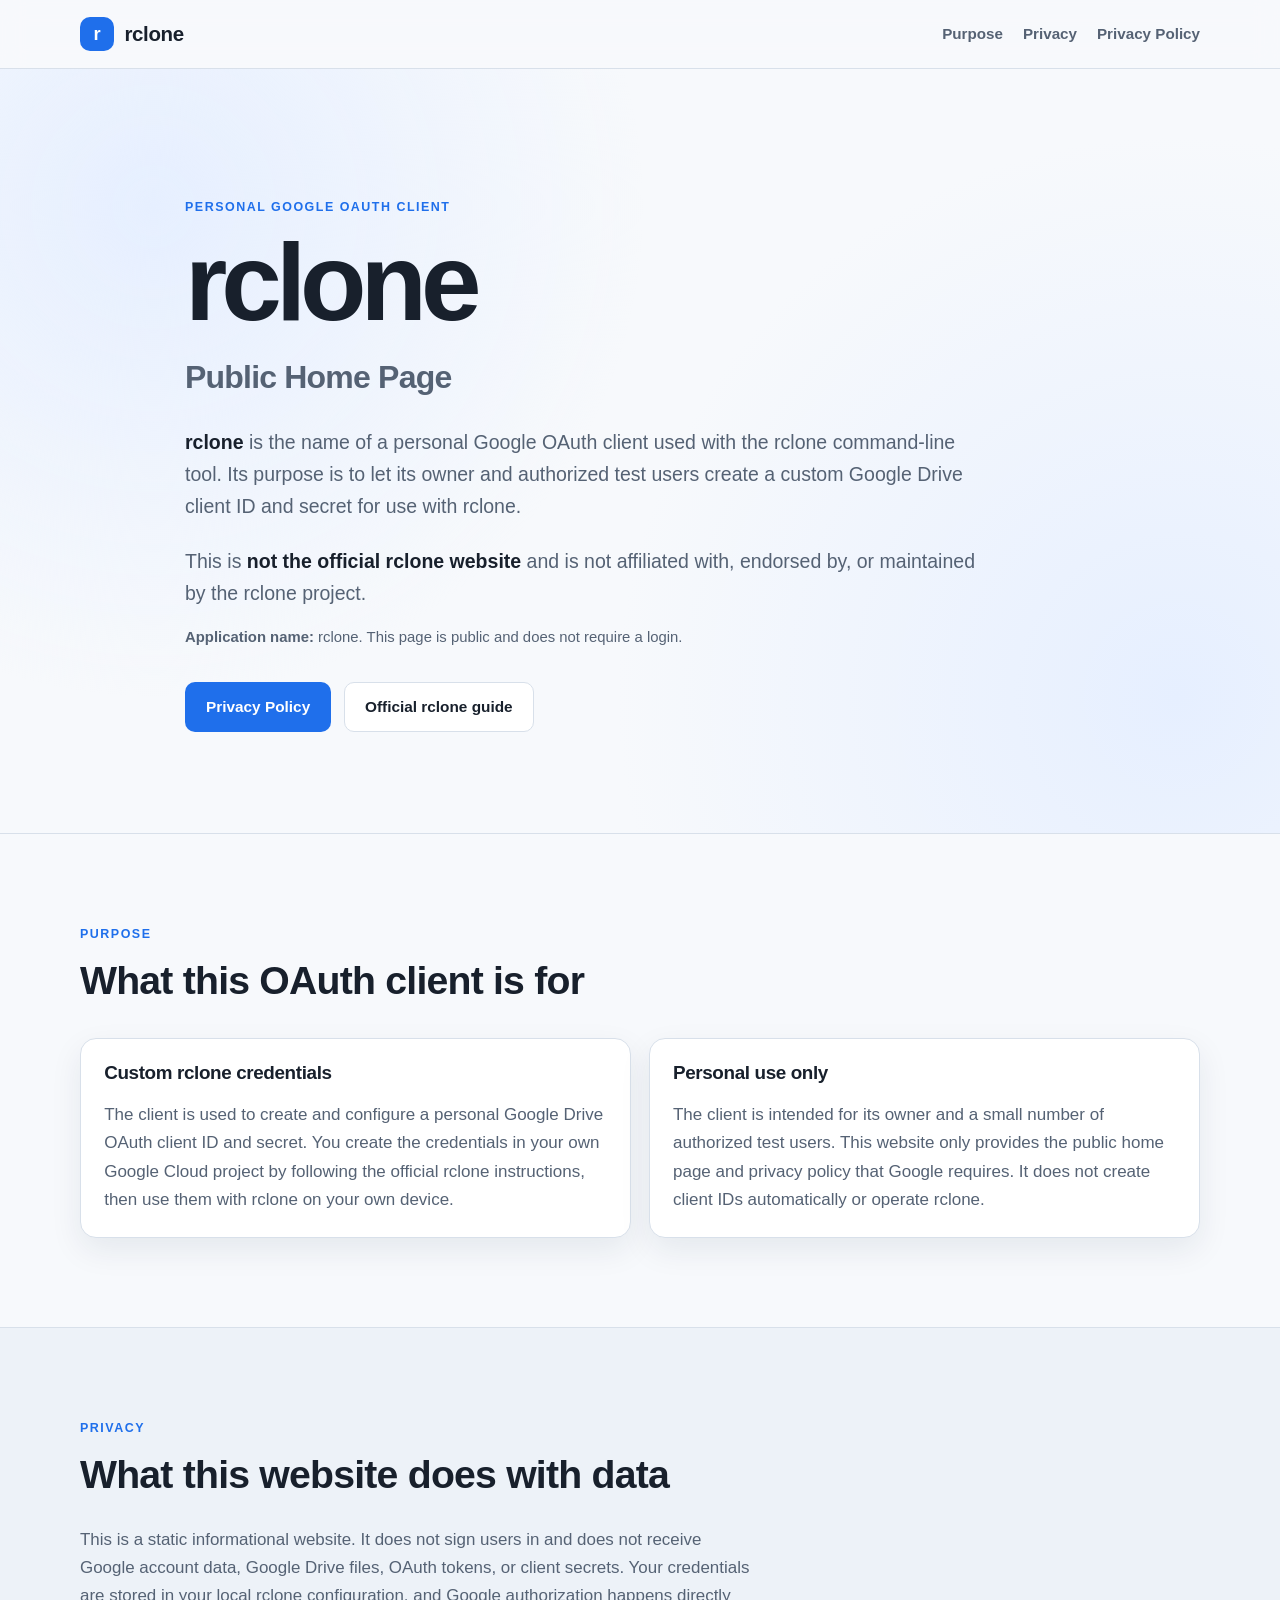
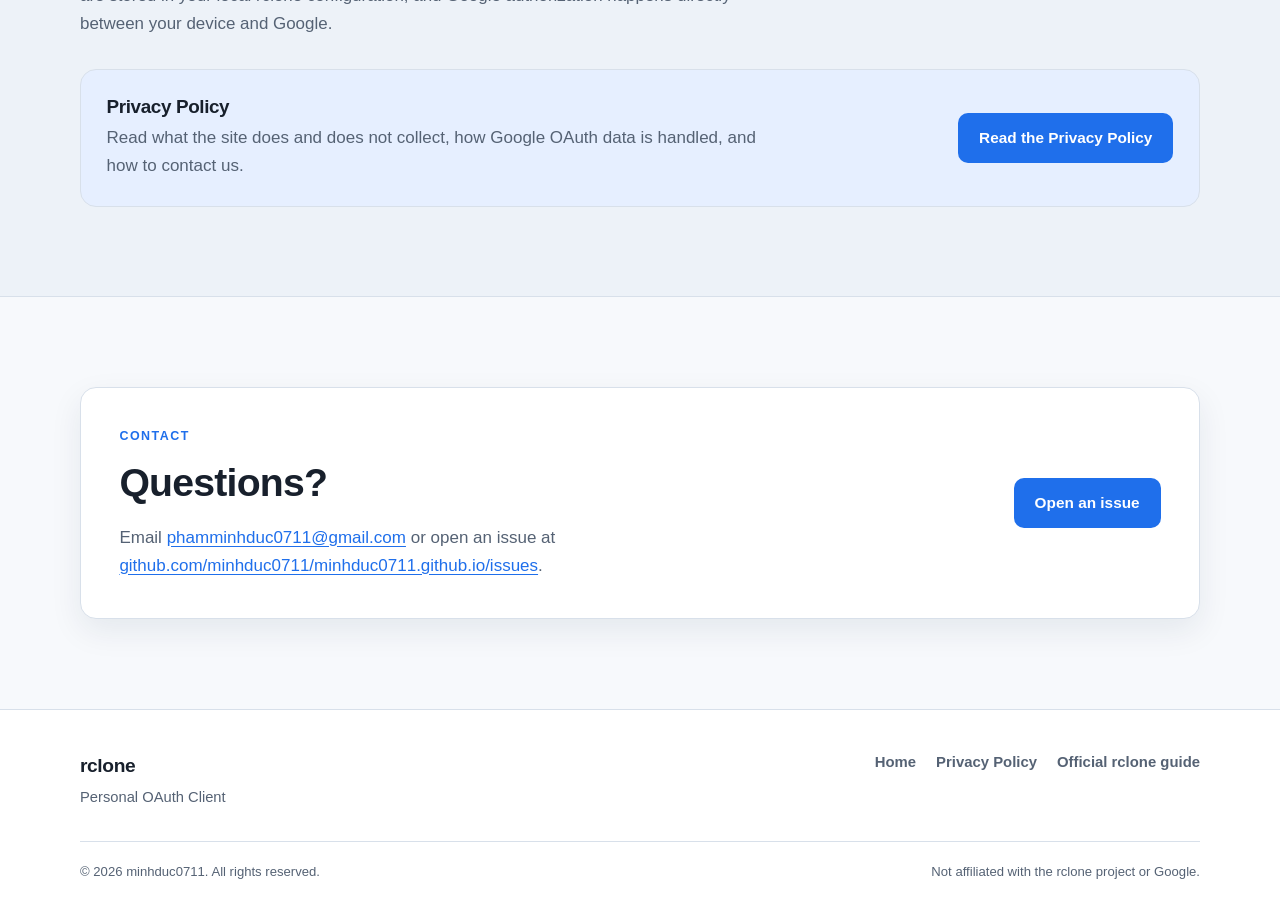
<file: index.html>
<!DOCTYPE html>
<html lang="en">
<head>
  <meta charset="utf-8">
  <meta name="viewport" content="width=device-width, initial-scale=1">
  <title>rclone</title>
  <link rel="canonical" href="https://minhduc0711.github.io/rclone/">
  <meta http-equiv="refresh" content="0; url=/rclone/">
  <script>window.location.replace('/rclone/');</script>

  <!-- Google Search Console ownership verification for the root URL prefix -->
  <meta name="google-site-verification" content="I-WIkCr7cKC2m_Wk3VM78lOtq0qFQPJCV_igrgHPQXw">

  <style>
    body {
      margin: 0;
      min-height: 100vh;
      display: grid;
      place-items: center;
      background: #f7f9fc;
      color: #18202c;
      font-family: -apple-system, BlinkMacSystemFont, "Segoe UI", Roboto, Helvetica, Arial, sans-serif;
      line-height: 1.6;
      text-align: center;
    }

    a {
      color: #1f6feb;
    }
  </style>
</head>
<body>
  <main>
    <h1>rclone</h1>
    <p>Personal OAuth client setup for rclone. This is not the official rclone website.</p>
    <p>Redirecting to <a href="/rclone/">minhduc0711.github.io/rclone/</a>…</p>
  </main>
</body>
</html>
</file>
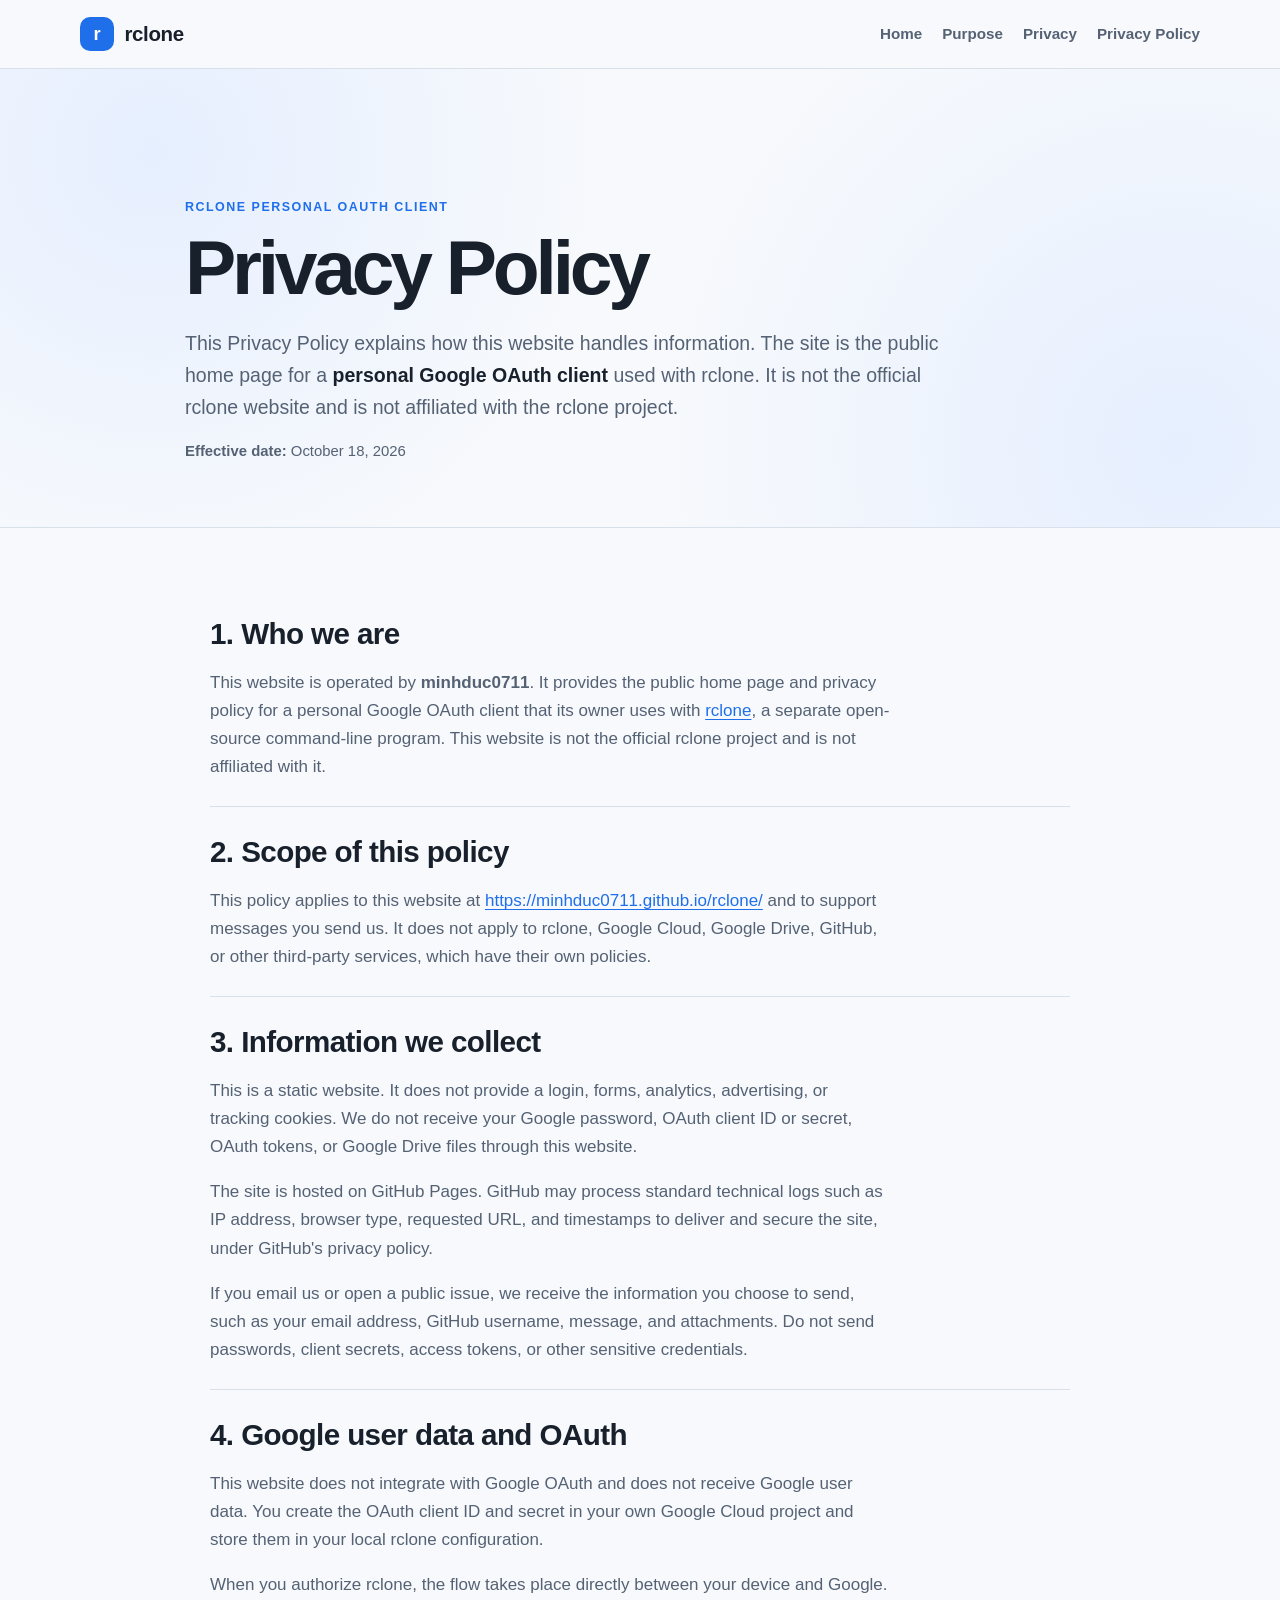
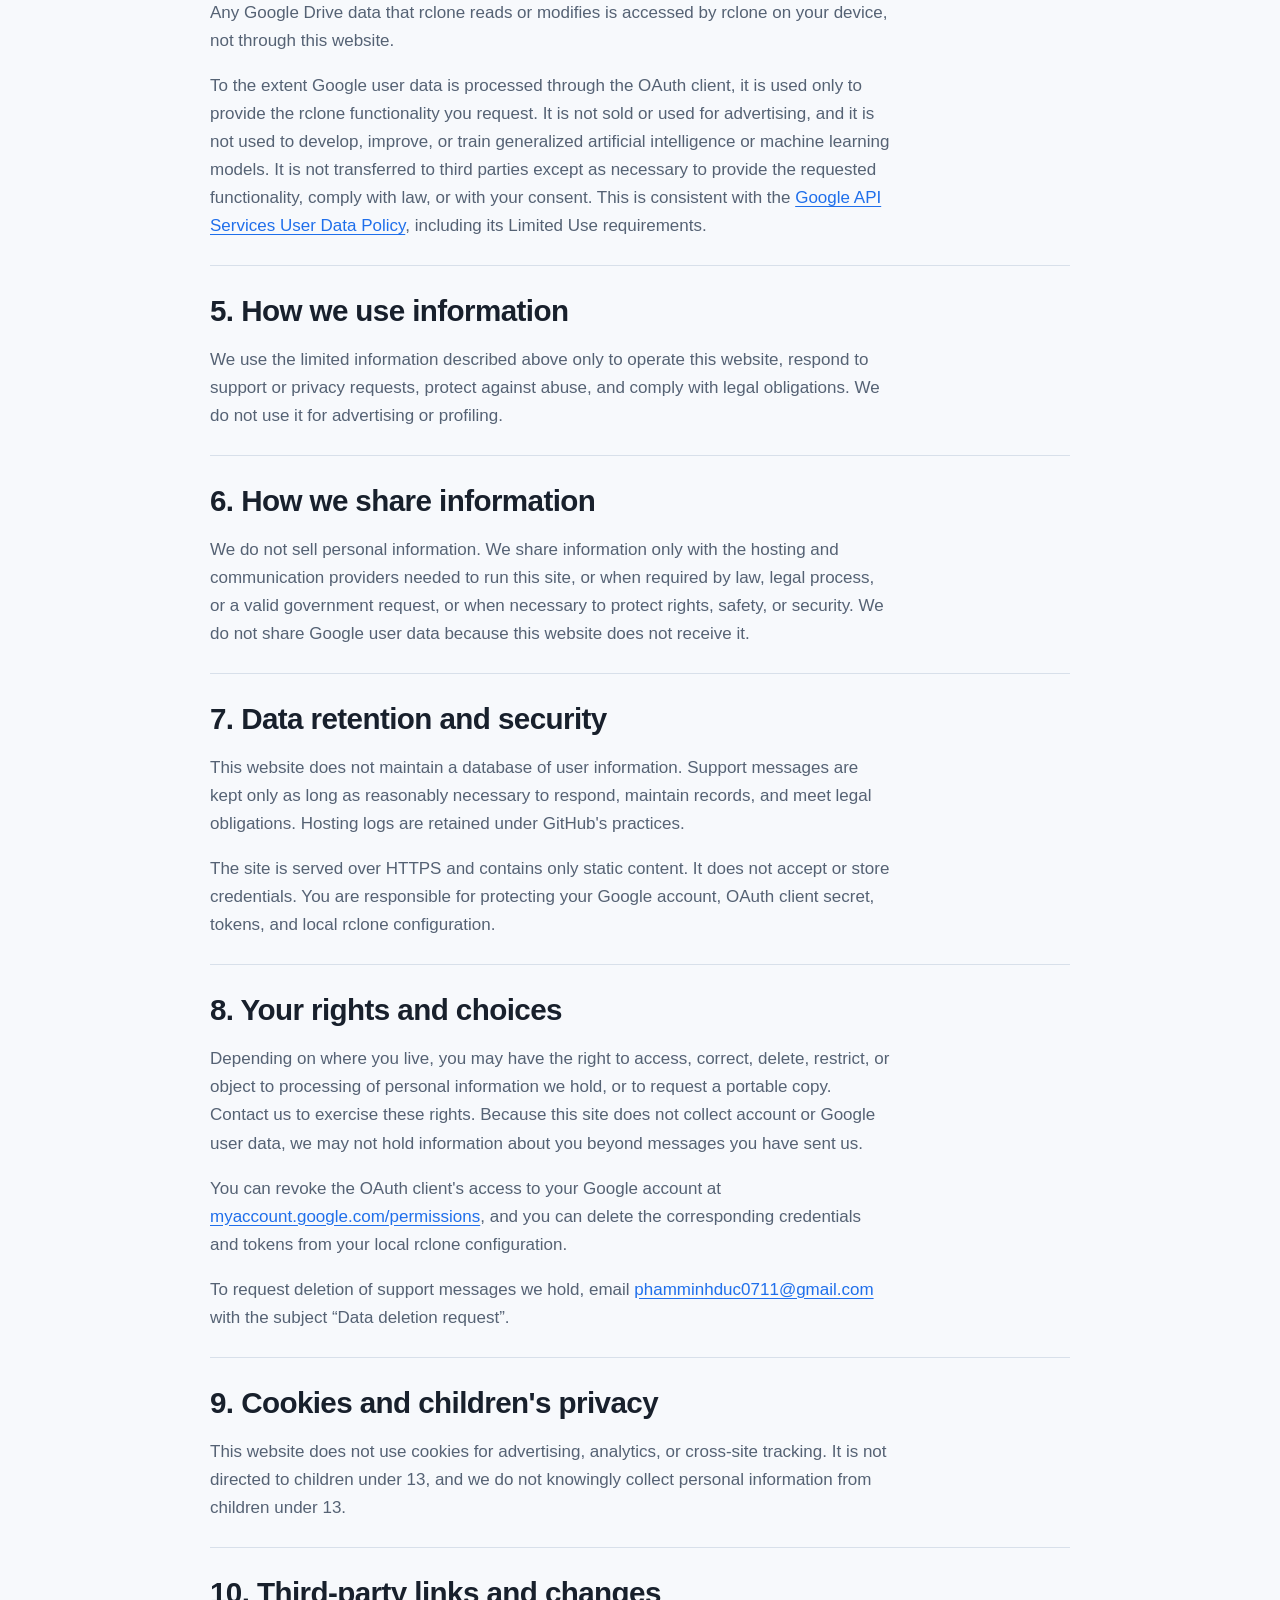
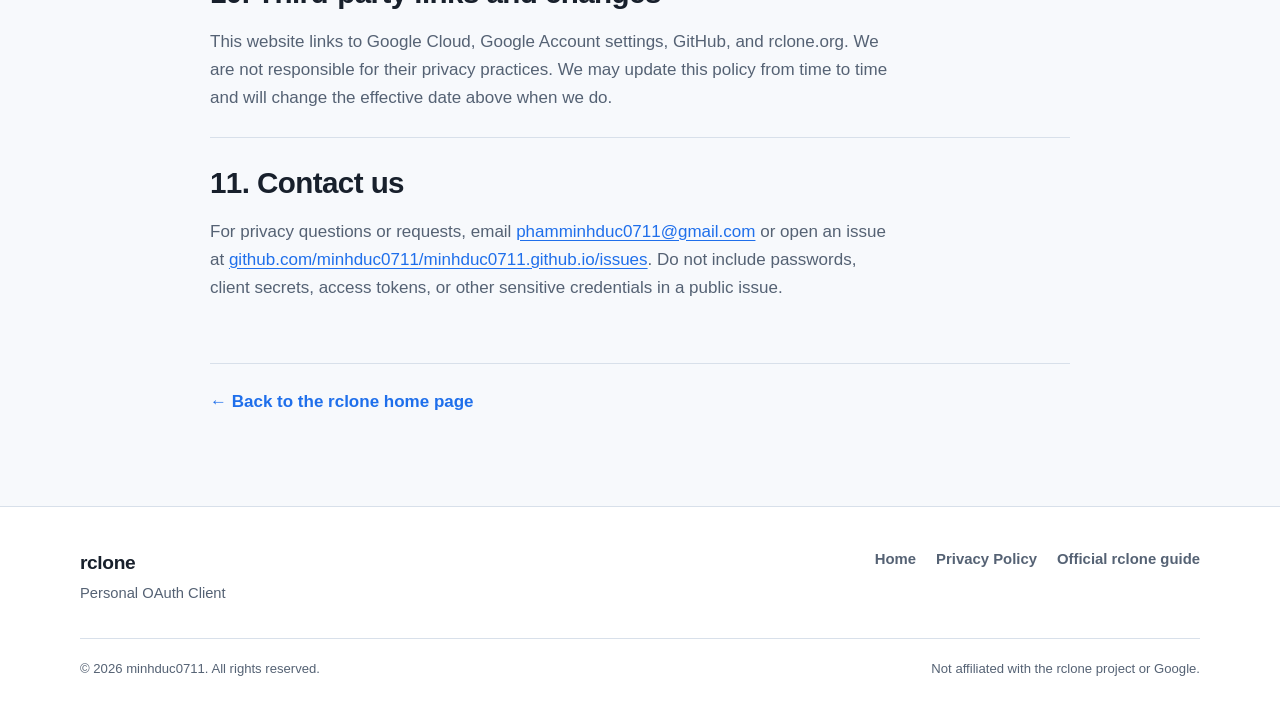
<file: privacy/index.html>
<!DOCTYPE html>
<html lang="en">
<head>
  <meta charset="utf-8">
  <meta name="viewport" content="width=device-width, initial-scale=1">
  <title>Privacy Policy — rclone</title>
  <link rel="canonical" href="https://minhduc0711.github.io/rclone/privacy/">
  <meta http-equiv="refresh" content="0; url=/rclone/privacy/">
  <script>window.location.replace('/rclone/privacy/');</script>
  <style>
    body {
      margin: 0;
      min-height: 100vh;
      display: grid;
      place-items: center;
      background: #f7f9fc;
      color: #18202c;
      font-family: -apple-system, BlinkMacSystemFont, "Segoe UI", Roboto, Helvetica, Arial, sans-serif;
      line-height: 1.6;
      text-align: center;
    }

    a {
      color: #1f6feb;
    }
  </style>
</head>
<body>
  <main>
    <h1>Privacy Policy</h1>
    <p>Privacy Policy for the personal rclone OAuth client setup site. This is not the official rclone website.</p>
    <p>Redirecting to <a href="/rclone/privacy/">minhduc0711.github.io/rclone/privacy/</a>…</p>
  </main>
</body>
</html>
</file>
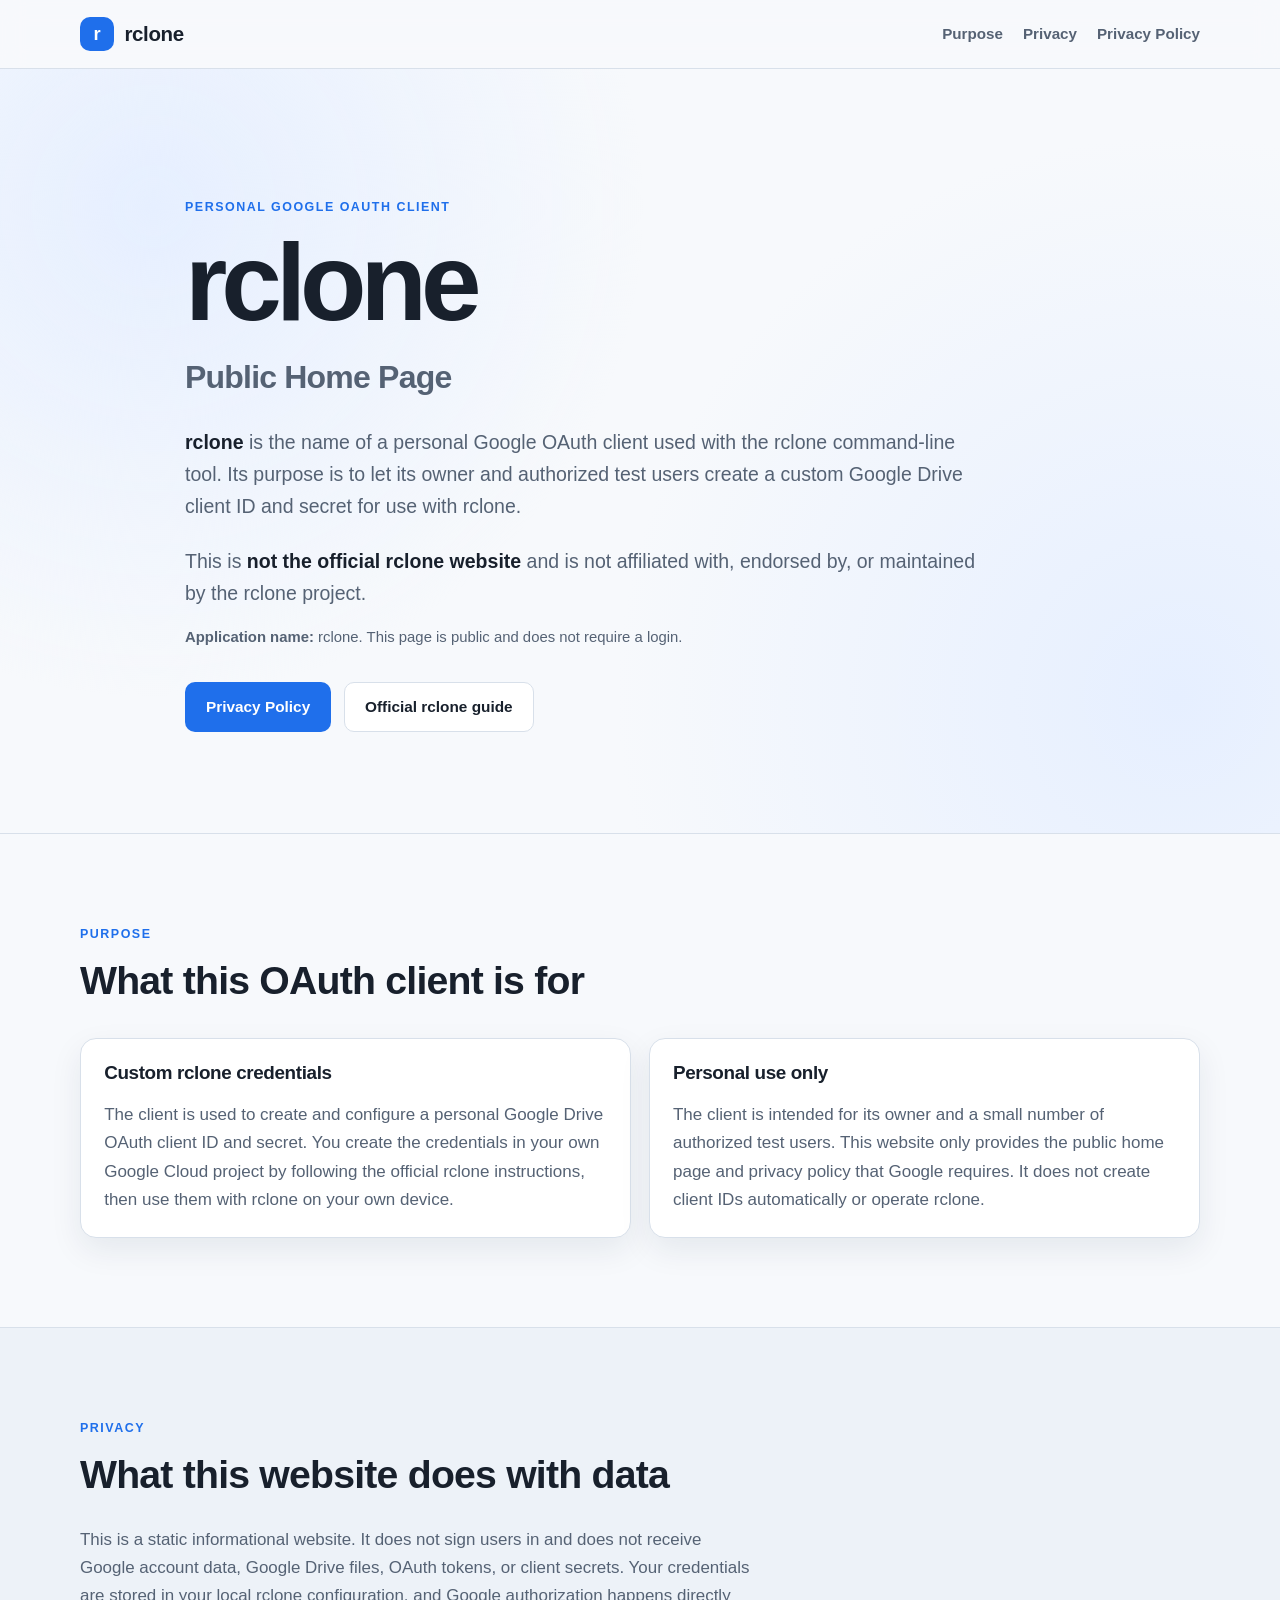
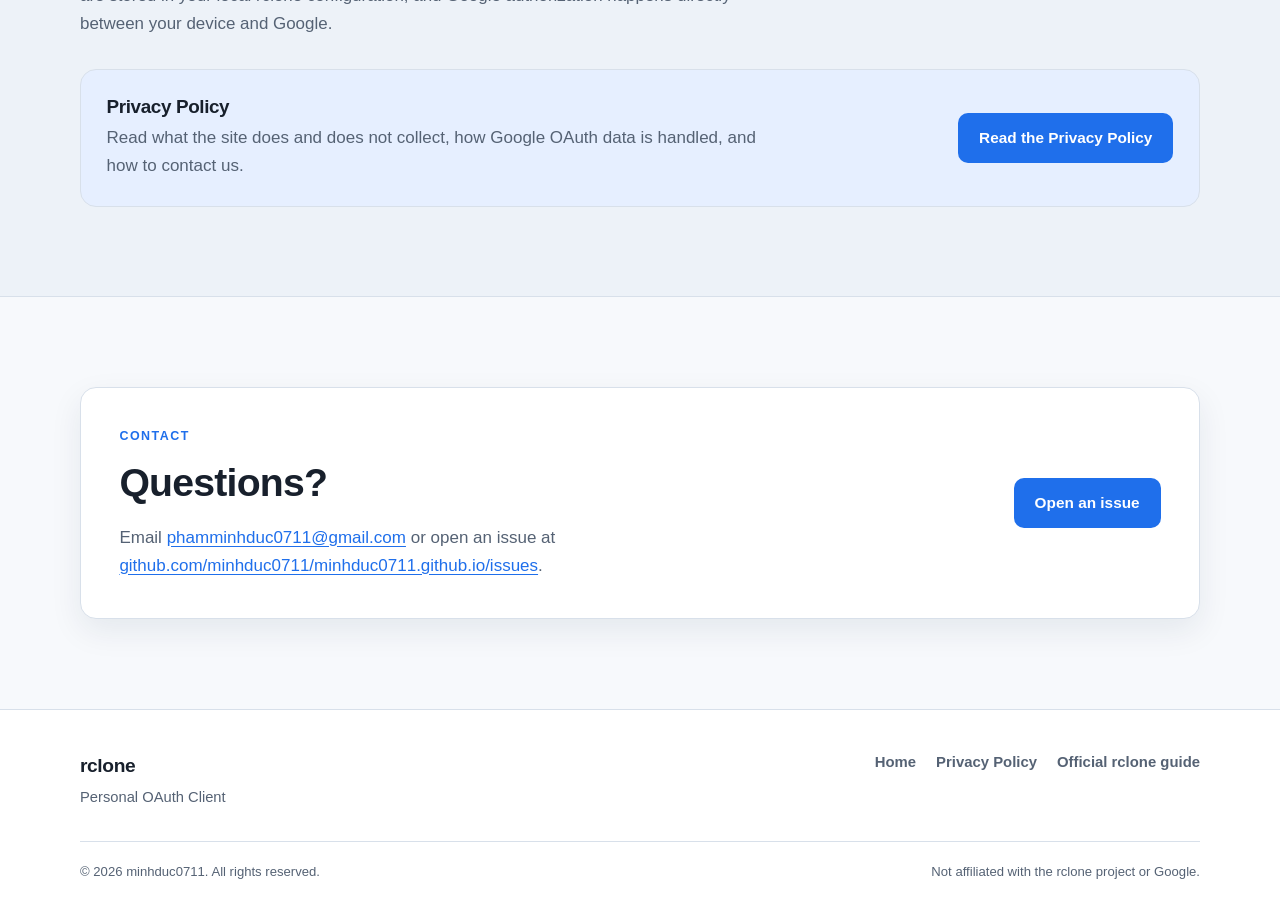
<file: rclone/index.html>
<!DOCTYPE html>
<html lang="en">
<head>
  <meta charset="utf-8">
  <meta name="viewport" content="width=device-width, initial-scale=1">
  <title>rclone — Personal OAuth Client</title>
  <meta name="description" content="Public home page for a personal Google OAuth client used with rclone. This site is not the official rclone website and is not affiliated with the rclone project.">
  <meta name="application-name" content="rclone">
  <link rel="canonical" href="https://minhduc0711.github.io/rclone/">
  <link rel="stylesheet" href="/rclone/assets/styles.css">

  <!-- Google Search Console ownership verification for https://minhduc0711.github.io/rclone/ -->
  <meta name="google-site-verification" content="I-WIkCr7cKC2m_Wk3VM78lOtq0qFQPJCV_igrgHPQXw">

  <meta property="og:type" content="website">
  <meta property="og:title" content="rclone — Personal OAuth Client">
  <meta property="og:description" content="Public home page for a personal Google OAuth client used with rclone.">
  <meta property="og:url" content="https://minhduc0711.github.io/rclone/">
  <meta name="twitter:card" content="summary">
</head>
<body>
  <a class="skip-link" href="#main">Skip to main content</a>

  <header class="site-header">
    <div class="wrap header-inner">
      <a class="brand" href="/rclone/" aria-label="rclone OAuth client home">
        <span class="brand-mark" aria-hidden="true">r</span>
        <span class="brand-name">rclone</span>
      </a>
      <nav class="site-nav" aria-label="Primary navigation">
        <a href="#purpose">Purpose</a>
        <a href="#privacy">Privacy</a>
        <a href="/rclone/privacy/">Privacy Policy</a>
      </nav>
    </div>
  </header>

  <main id="main">
    <section class="hero">
      <div class="wrap hero-inner">
        <p class="eyebrow">Personal Google OAuth client</p>
        <h1><span class="hero-name">rclone</span></h1>
        <p class="hero-sub">Public Home Page</p>
        <p class="hero-lead">
          <strong>rclone</strong> is the name of a personal Google OAuth client used
          with the rclone command-line tool. Its purpose is to let its owner and
          authorized test users create a custom Google Drive client ID and secret for
          use with rclone.
        </p>
        <p class="hero-lead">
          This is <strong>not the official rclone website</strong> and is not
          affiliated with, endorsed by, or maintained by the rclone project.
        </p>
        <p class="hero-note">
          <strong>Application name:</strong> rclone. This page is public and does not
          require a login.
        </p>
        <div class="hero-actions">
          <a class="button button-primary" href="/rclone/privacy/">Privacy Policy</a>
          <a class="button button-secondary" href="https://rclone.org/drive/#making-your-own-client-id" rel="noopener">Official rclone guide</a>
        </div>
      </div>
    </section>

    <section class="section" id="purpose">
      <div class="wrap">
        <div class="section-heading">
          <p class="eyebrow">Purpose</p>
          <h2>What this OAuth client is for</h2>
        </div>
        <div class="grid grid-2">
          <div class="card">
            <h3>Custom rclone credentials</h3>
            <p>
              The client is used to create and configure a personal Google Drive OAuth
              client ID and secret. You create the credentials in your own Google Cloud
              project by following the official rclone instructions, then use them with
              rclone on your own device.
            </p>
          </div>
          <div class="card">
            <h3>Personal use only</h3>
            <p>
              The client is intended for its owner and a small number of authorized
              test users. This website only provides the public home page and privacy
              policy that Google requires. It does not create client IDs automatically
              or operate rclone.
            </p>
          </div>
        </div>
      </div>
    </section>

    <section class="section section-alt" id="privacy">
      <div class="wrap">
        <div class="section-heading">
          <p class="eyebrow">Privacy</p>
          <h2>What this website does with data</h2>
        </div>
        <p class="section-intro">
          This is a static informational website. It does not sign users in and does
          not receive Google account data, Google Drive files, OAuth tokens, or client
          secrets. Your credentials are stored in your local rclone configuration, and
          Google authorization happens directly between your device and Google.
        </p>
        <div class="policy-link-panel">
          <div>
            <h3>Privacy Policy</h3>
            <p>
              Read what the site does and does not collect, how Google OAuth data is
              handled, and how to contact us.
            </p>
          </div>
          <a class="button button-primary" href="/rclone/privacy/">Read the Privacy Policy</a>
        </div>
      </div>
    </section>

    <section class="section" id="contact">
      <div class="wrap contact-panel">
        <div>
          <p class="eyebrow">Contact</p>
          <h2>Questions?</h2>
          <p>
            Email
            <a href="mailto:phamminhduc0711@gmail.com">phamminhduc0711@gmail.com</a>
            or open an issue at
            <a href="https://github.com/minhduc0711/minhduc0711.github.io/issues" rel="noopener">github.com/minhduc0711/minhduc0711.github.io/issues</a>.
          </p>
        </div>
        <a class="button button-primary" href="https://github.com/minhduc0711/minhduc0711.github.io/issues" rel="noopener">Open an issue</a>
      </div>
    </section>
  </main>

  <footer class="site-footer">
    <div class="wrap footer-inner">
      <div>
        <p class="footer-brand">rclone</p>
        <p class="footer-copy">Personal OAuth Client</p>
      </div>
      <nav class="footer-nav" aria-label="Footer navigation">
        <a href="/rclone/">Home</a>
        <a href="/rclone/privacy/">Privacy Policy</a>
        <a href="https://rclone.org/drive/#making-your-own-client-id" rel="noopener">Official rclone guide</a>
      </nav>
    </div>
    <div class="wrap footer-bottom">
      <p>&copy; <span id="year">2026</span> minhduc0711. All rights reserved.</p>
      <p class="footer-note">Not affiliated with the rclone project or Google.</p>
    </div>
  </footer>

  <script>
    document.getElementById('year').textContent = new Date().getFullYear();
  </script>
</body>
</html>
</file>
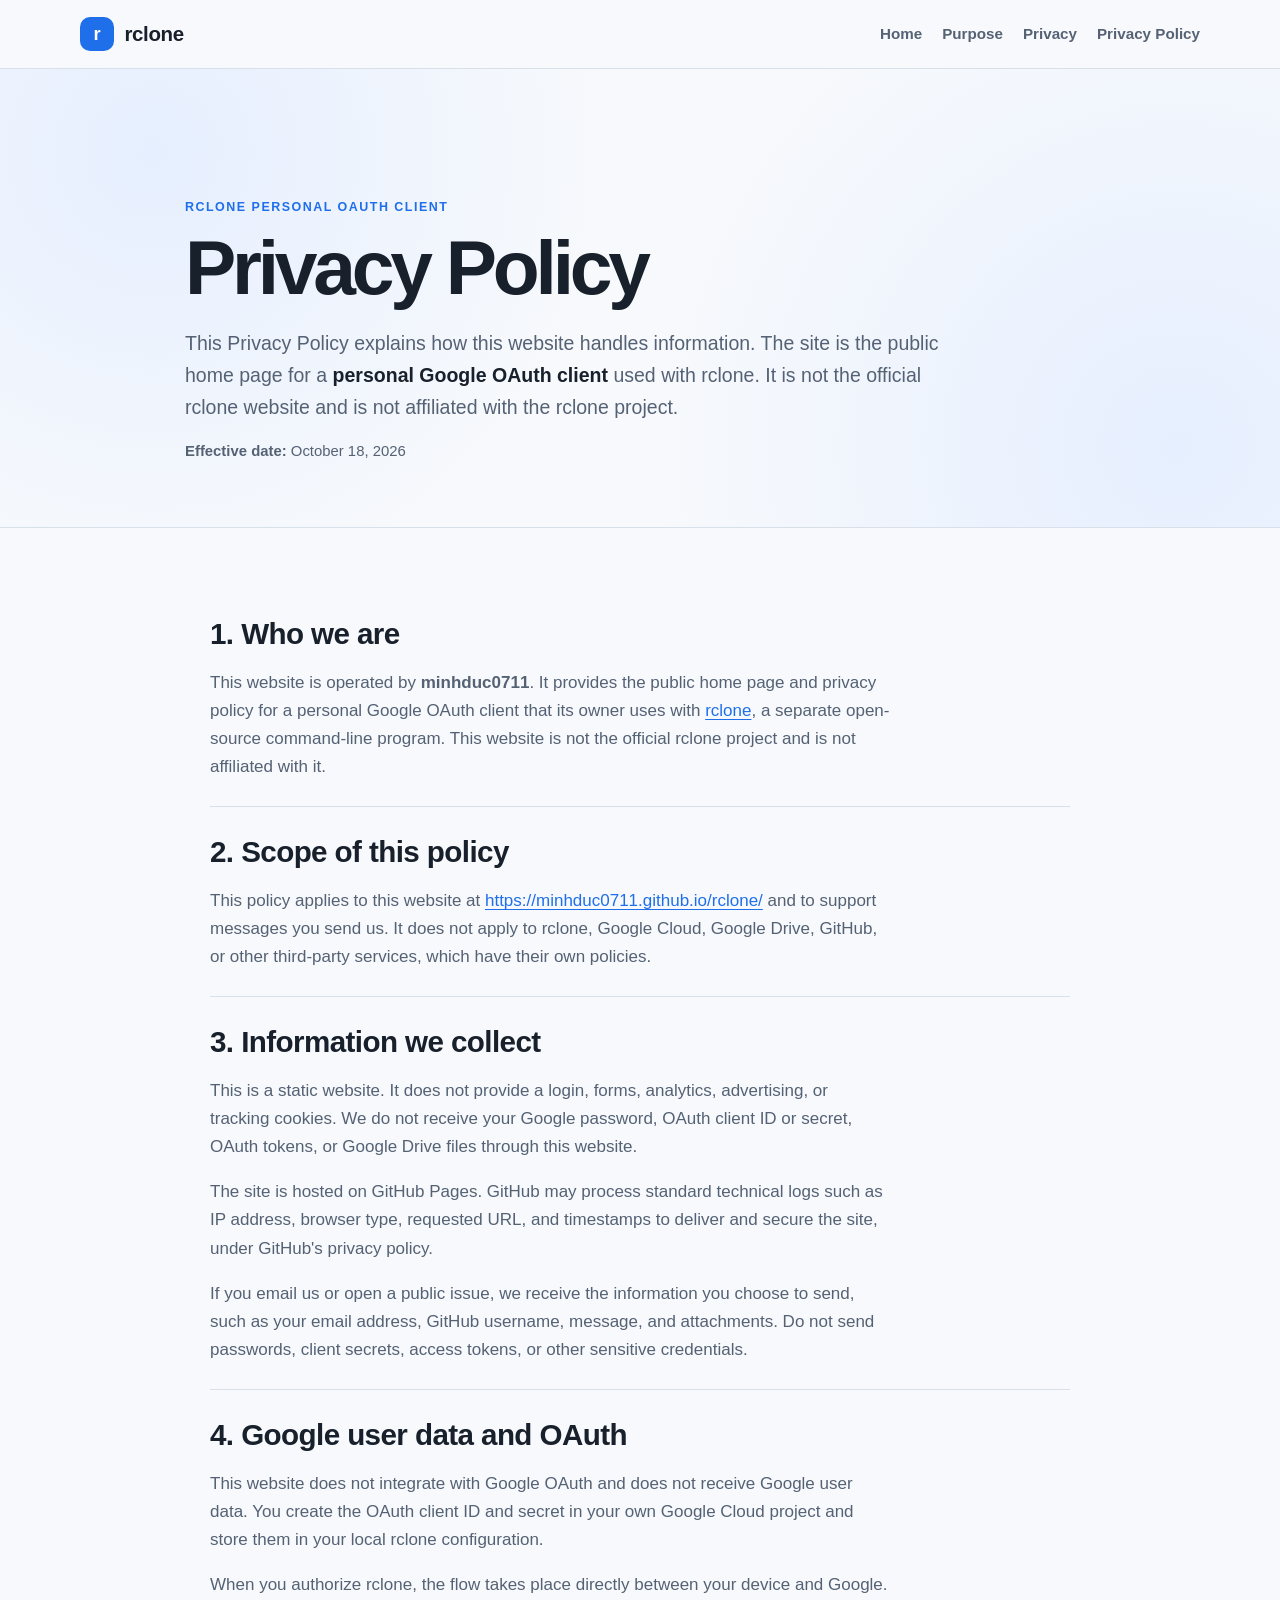
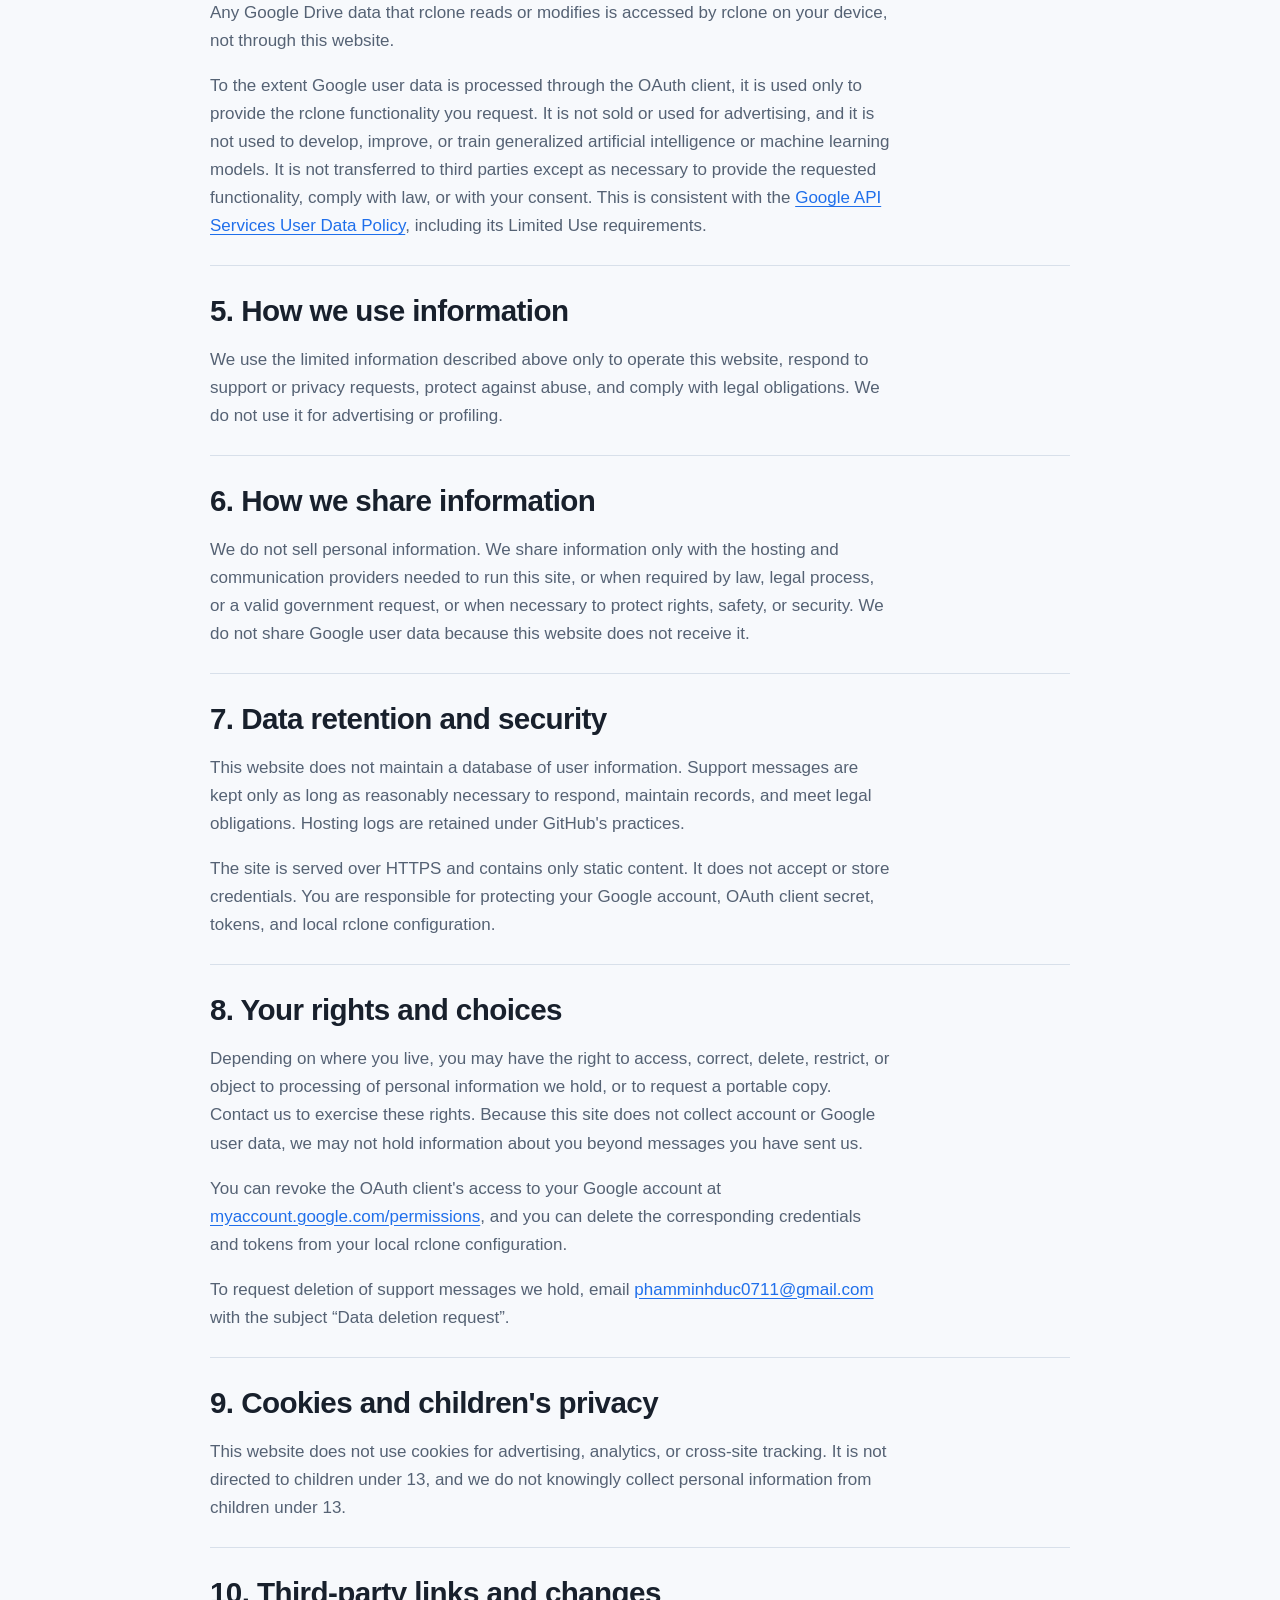
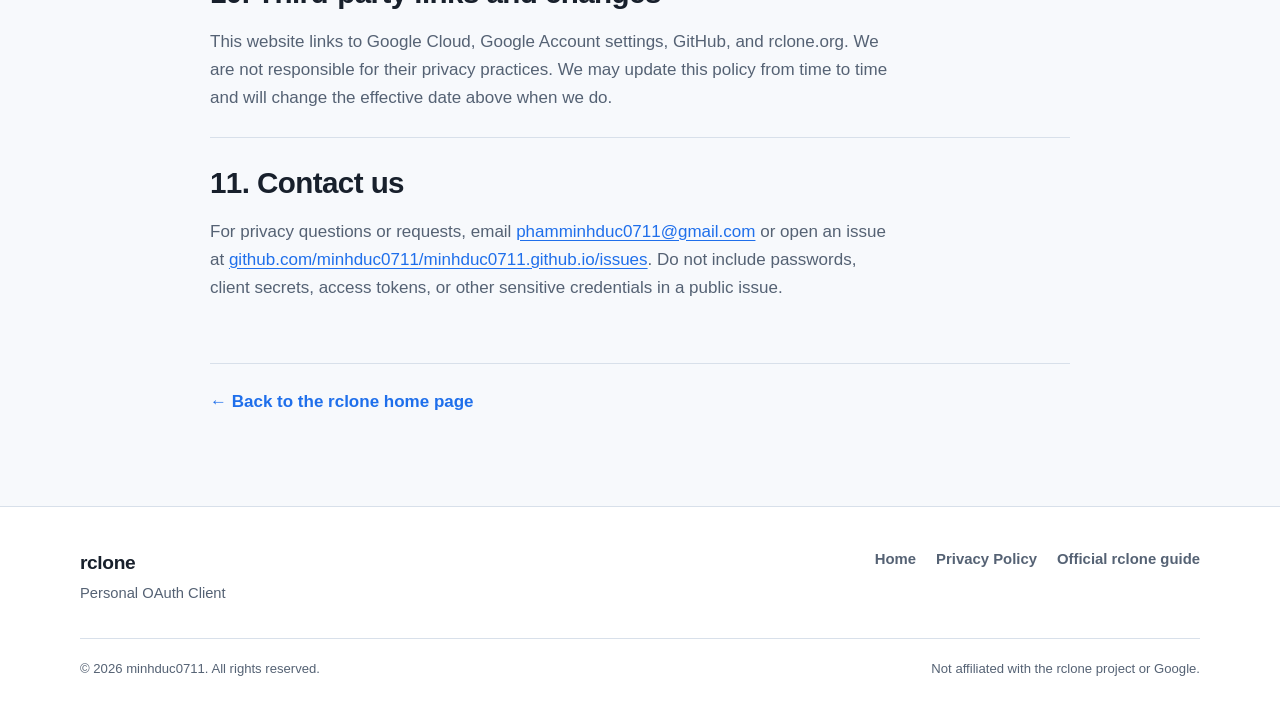
<file: rclone/privacy/index.html>
<!DOCTYPE html>
<html lang="en">
<head>
  <meta charset="utf-8">
  <meta name="viewport" content="width=device-width, initial-scale=1">
  <title>Privacy Policy — rclone Personal OAuth Client</title>
  <meta name="description" content="Privacy Policy for the public home page of a personal Google OAuth client used with rclone. This static site does not receive Google user data or OAuth credentials.">
  <meta name="application-name" content="rclone">
  <link rel="canonical" href="https://minhduc0711.github.io/rclone/privacy/">
  <link rel="stylesheet" href="/rclone/assets/styles.css">
  <meta property="og:type" content="website">
  <meta property="og:title" content="Privacy Policy — rclone Personal OAuth Client">
  <meta property="og:description" content="How this static home page handles information and Google OAuth data.">
  <meta property="og:url" content="https://minhduc0711.github.io/rclone/privacy/">
  <meta name="twitter:card" content="summary">
</head>
<body>
  <a class="skip-link" href="#main">Skip to main content</a>

  <header class="site-header">
    <div class="wrap header-inner">
      <a class="brand" href="/rclone/" aria-label="rclone OAuth client home">
        <span class="brand-mark" aria-hidden="true">r</span>
        <span class="brand-name">rclone</span>
      </a>
      <nav class="site-nav" aria-label="Primary navigation">
        <a href="/rclone/">Home</a>
        <a href="/rclone/#purpose">Purpose</a>
        <a href="/rclone/#privacy">Privacy</a>
        <a href="/rclone/privacy/" aria-current="page">Privacy Policy</a>
      </nav>
    </div>
  </header>

  <main id="main">
    <section class="hero policy-hero">
      <div class="wrap hero-inner">
        <p class="eyebrow">rclone personal OAuth client</p>
        <h1><span class="hero-name policy-title">Privacy Policy</span></h1>
        <p class="hero-lead">
          This Privacy Policy explains how this website handles information. The site
          is the public home page for a <strong>personal Google OAuth client</strong>
          used with rclone. It is not the official rclone website and is not affiliated
          with the rclone project.
        </p>
        <p class="hero-note"><strong>Effective date:</strong> October 18, 2026</p>
      </div>
    </section>

    <section class="section policy-section">
      <div class="wrap policy-single">
        <article class="policy-content">
          <section id="who-we-are">
            <h2>1. Who we are</h2>
            <p>
              This website is operated by <strong>minhduc0711</strong>. It provides the
              public home page and privacy policy for a personal Google OAuth client
              that its owner uses with
              <a href="https://rclone.org/" rel="noopener">rclone</a>, a separate
              open-source command-line program. This website is not the official rclone
              project and is not affiliated with it.
            </p>
          </section>

          <section id="scope">
            <h2>2. Scope of this policy</h2>
            <p>
              This policy applies to this website at
              <a href="https://minhduc0711.github.io/rclone/">https://minhduc0711.github.io/rclone/</a>
              and to support messages you send us. It does not apply to rclone, Google
              Cloud, Google Drive, GitHub, or other third-party services, which have
              their own policies.
            </p>
          </section>

          <section id="information-we-collect">
            <h2>3. Information we collect</h2>
            <p>
              This is a static website. It does not provide a login, forms, analytics,
              advertising, or tracking cookies. We do not receive your Google password,
              OAuth client ID or secret, OAuth tokens, or Google Drive files through
              this website.
            </p>
            <p>
              The site is hosted on GitHub Pages. GitHub may process standard technical
              logs such as IP address, browser type, requested URL, and timestamps to
              deliver and secure the site, under GitHub's privacy policy.
            </p>
            <p>
              If you email us or open a public issue, we receive the information you
              choose to send, such as your email address, GitHub username, message, and
              attachments. Do not send passwords, client secrets, access tokens, or
              other sensitive credentials.
            </p>
          </section>

          <section id="google-data">
            <h2>4. Google user data and OAuth</h2>
            <p>
              This website does not integrate with Google OAuth and does not receive
              Google user data. You create the OAuth client ID and secret in your own
              Google Cloud project and store them in your local rclone configuration.
            </p>
            <p>
              When you authorize rclone, the flow takes place directly between your
              device and Google. Any Google Drive data that rclone reads or modifies is
              accessed by rclone on your device, not through this website.
            </p>
            <p>
              To the extent Google user data is processed through the OAuth client, it
              is used only to provide the rclone functionality you request. It is not
              sold or used for advertising, and it is not used to develop, improve, or
              train generalized artificial intelligence or machine learning models. It
              is not transferred to third parties except as necessary to provide the
              requested functionality, comply with law, or with your consent. This is
              consistent with the
              <a href="https://developers.google.com/terms/api-services-user-data-policy" rel="noopener">Google API Services User Data Policy</a>,
              including its Limited Use requirements.
            </p>
          </section>

          <section id="how-we-use">
            <h2>5. How we use information</h2>
            <p>
              We use the limited information described above only to operate this
              website, respond to support or privacy requests, protect against abuse,
              and comply with legal obligations. We do not use it for advertising or
              profiling.
            </p>
          </section>

          <section id="sharing">
            <h2>6. How we share information</h2>
            <p>
              We do not sell personal information. We share information only with the
              hosting and communication providers needed to run this site, or when
              required by law, legal process, or a valid government request, or when
              necessary to protect rights, safety, or security. We do not share Google
              user data because this website does not receive it.
            </p>
          </section>

          <section id="retention">
            <h2>7. Data retention and security</h2>
            <p>
              This website does not maintain a database of user information. Support
              messages are kept only as long as reasonably necessary to respond,
              maintain records, and meet legal obligations. Hosting logs are retained
              under GitHub's practices.
            </p>
            <p>
              The site is served over HTTPS and contains only static content. It does
              not accept or store credentials. You are responsible for protecting your
              Google account, OAuth client secret, tokens, and local rclone
              configuration.
            </p>
          </section>

          <section id="your-rights">
            <h2>8. Your rights and choices</h2>
            <p>
              Depending on where you live, you may have the right to access, correct,
              delete, restrict, or object to processing of personal information we
              hold, or to request a portable copy. Contact us to exercise these rights.
              Because this site does not collect account or Google user data, we may not
              hold information about you beyond messages you have sent us.
            </p>
            <p>
              You can revoke the OAuth client's access to your Google account at
              <a href="https://myaccount.google.com/permissions" rel="noopener">myaccount.google.com/permissions</a>,
              and you can delete the corresponding credentials and tokens from your
              local rclone configuration.
            </p>
            <p>
              To request deletion of support messages we hold, email
              <a href="mailto:phamminhduc0711@gmail.com">phamminhduc0711@gmail.com</a>
              with the subject “Data deletion request”.
            </p>
          </section>

          <section id="cookies">
            <h2>9. Cookies and children's privacy</h2>
            <p>
              This website does not use cookies for advertising, analytics, or
              cross-site tracking. It is not directed to children under 13, and we do
              not knowingly collect personal information from children under 13.
            </p>
          </section>

          <section id="third-party-links">
            <h2>10. Third-party links and changes</h2>
            <p>
              This website links to Google Cloud, Google Account settings, GitHub, and
              rclone.org. We are not responsible for their privacy practices. We may
              update this policy from time to time and will change the effective date
              above when we do.
            </p>
          </section>

          <section id="contact">
            <h2>11. Contact us</h2>
            <p>
              For privacy questions or requests, email
              <a href="mailto:phamminhduc0711@gmail.com">phamminhduc0711@gmail.com</a>
              or open an issue at
              <a href="https://github.com/minhduc0711/minhduc0711.github.io/issues" rel="noopener">github.com/minhduc0711/minhduc0711.github.io/issues</a>.
              Do not include passwords, client secrets, access tokens, or other
              sensitive credentials in a public issue.
            </p>
          </section>

          <div class="policy-back">
            <a href="/rclone/">← Back to the rclone home page</a>
          </div>
        </article>
      </div>
    </section>
  </main>

  <footer class="site-footer">
    <div class="wrap footer-inner">
      <div>
        <p class="footer-brand">rclone</p>
        <p class="footer-copy">Personal OAuth Client</p>
      </div>
      <nav class="footer-nav" aria-label="Footer navigation">
        <a href="/rclone/">Home</a>
        <a href="/rclone/privacy/" aria-current="page">Privacy Policy</a>
        <a href="https://rclone.org/drive/#making-your-own-client-id" rel="noopener">Official rclone guide</a>
      </nav>
    </div>
    <div class="wrap footer-bottom">
      <p>&copy; <span id="year">2026</span> minhduc0711. All rights reserved.</p>
      <p class="footer-note">Not affiliated with the rclone project or Google.</p>
    </div>
  </footer>

  <script>
    document.getElementById('year').textContent = new Date().getFullYear();
  </script>
</body>
</html>
</file>
<file: rclone/assets/styles.css>
:root {
  color-scheme: light dark;
  --bg: #f7f9fc;
  --surface: #ffffff;
  --surface-alt: #edf2f8;
  --text: #18202c;
  --muted: #556274;
  --border: #d8e0ea;
  --accent: #1f6feb;
  --accent-strong: #1554b8;
  --accent-soft: #e6efff;
  --shadow: 0 12px 32px rgba(17, 35, 62, 0.08);
  --radius: 16px;
  --wrap: 1120px;
}

@media (prefers-color-scheme: dark) {
  :root {
    --bg: #0d1320;
    --surface: #151e2e;
    --surface-alt: #101827;
    --text: #edf3fc;
    --muted: #aab8cc;
    --border: #2a3950;
    --accent: #74a7ff;
    --accent-strong: #9dc0ff;
    --accent-soft: #182a49;
    --shadow: 0 16px 40px rgba(0, 0, 0, 0.28);
  }
}

*,
*::before,
*::after {
  box-sizing: border-box;
}

html {
  scroll-behavior: smooth;
}

body {
  margin: 0;
  background: var(--bg);
  color: var(--text);
  font-family: -apple-system, BlinkMacSystemFont, "Segoe UI", Roboto, Helvetica,
    Arial, sans-serif, "Apple Color Emoji", "Segoe UI Emoji";
  font-size: 17px;
  line-height: 1.65;
  -webkit-font-smoothing: antialiased;
  text-rendering: optimizeLegibility;
}

a {
  color: var(--accent);
  text-underline-offset: 0.18em;
}

a:hover {
  color: var(--accent-strong);
}

p,
li {
  max-width: 72ch;
}

h1,
h2,
h3 {
  line-height: 1.18;
  letter-spacing: -0.02em;
  margin-top: 0;
}

h1 {
  font-size: clamp(2.35rem, 6vw, 4.35rem);
  margin-bottom: 1rem;
}

h2 {
  font-size: clamp(1.7rem, 3.2vw, 2.45rem);
  margin-bottom: 1rem;
}

h3 {
  font-size: 1.18rem;
  margin-bottom: 0.55rem;
}

.wrap {
  width: min(100% - 2.5rem, var(--wrap));
  margin-inline: auto;
}

.skip-link {
  position: absolute;
  left: -9999px;
  top: 0;
  z-index: 100;
  padding: 0.75rem 1rem;
  background: var(--surface);
  color: var(--text);
  border: 2px solid var(--accent);
  border-radius: 0 0 8px 0;
}

.skip-link:focus {
  left: 0;
}

.site-header {
  position: sticky;
  top: 0;
  z-index: 20;
  background: var(--bg);
  background: color-mix(in srgb, var(--bg) 88%, transparent);
  border-bottom: 1px solid var(--border);
  backdrop-filter: blur(12px);
}

.header-inner {
  display: flex;
  align-items: center;
  justify-content: space-between;
  gap: 1.5rem;
  min-height: 68px;
}

.brand {
  display: inline-flex;
  align-items: center;
  gap: 0.65rem;
  color: var(--text);
  text-decoration: none;
  font-weight: 750;
  letter-spacing: -0.02em;
}

.brand:hover {
  color: var(--text);
}

.brand-mark {
  display: grid;
  place-items: center;
  width: 34px;
  height: 34px;
  border-radius: 10px;
  background: var(--accent);
  color: #fff;
  font-size: 1.15rem;
  font-weight: 800;
  line-height: 1;
}

.brand-name {
  font-size: 1.28rem;
}

.site-nav {
  display: flex;
  align-items: center;
  flex-wrap: wrap;
  gap: 0.35rem 1.25rem;
  font-size: 0.95rem;
  font-weight: 600;
}

.site-nav a {
  color: var(--muted);
  text-decoration: none;
  padding: 0.35rem 0;
}

.site-nav a:hover,
.site-nav a:focus-visible {
  color: var(--accent);
}

.hero {
  position: relative;
  overflow: hidden;
  padding: clamp(4.5rem, 10vw, 8.5rem) 0 clamp(4rem, 8vw, 6.5rem);
  background:
    radial-gradient(circle at 12% 18%, var(--accent-soft), transparent 38%),
    radial-gradient(circle at 92% 82%, var(--accent-soft), transparent 42%);
}

.hero::after {
  content: "";
  position: absolute;
  inset: auto 0 0;
  height: 1px;
  background: var(--border);
}

.hero-inner {
  position: relative;
  z-index: 1;
  max-width: 910px;
}

.eyebrow {
  margin: 0 0 0.85rem;
  color: var(--accent);
  font-size: 0.78rem;
  font-weight: 750;
  letter-spacing: 0.12em;
  text-transform: uppercase;
}

.hero h1 {
  display: flex;
  flex-direction: column;
  gap: 0.35rem;
}

.hero-name {
  font-size: clamp(3.4rem, 10vw, 6.8rem);
  font-weight: 800;
  letter-spacing: -0.055em;
  line-height: 0.95;
}

.hero-sub {
  margin: 0.35rem 0 0;
  color: var(--muted);
  font-size: clamp(1.25rem, 3.2vw, 2rem);
  font-weight: 650;
  letter-spacing: -0.025em;
}

.hero-lead {
  max-width: 790px;
  margin: 1.4rem 0 0;
  font-size: clamp(1.06rem, 2.1vw, 1.22rem);
  color: var(--muted);
}

.hero-lead strong {
  color: var(--text);
}

.hero-note {
  margin: 1rem 0 0;
  color: var(--muted);
  font-size: 0.93rem;
}

.hero-actions {
  display: flex;
  flex-wrap: wrap;
  gap: 0.8rem;
  margin-top: 2rem;
}

.button {
  display: inline-flex;
  align-items: center;
  justify-content: center;
  min-height: 48px;
  padding: 0.72rem 1.25rem;
  border: 1px solid transparent;
  border-radius: 10px;
  font-size: 0.96rem;
  font-weight: 700;
  text-decoration: none;
  transition: background-color 0.15s ease, border-color 0.15s ease,
    transform 0.15s ease;
}

.button:hover {
  transform: translateY(-1px);
}

.button-primary {
  background: var(--accent);
  color: #fff;
}

.button-primary:hover {
  background: var(--accent-strong);
  color: #fff;
}

.button-secondary {
  background: var(--surface);
  color: var(--text);
  border-color: var(--border);
}

.button-secondary:hover {
  background: var(--surface-alt);
  color: var(--text);
}

.policy-hero {
  padding-bottom: clamp(2.5rem, 5vw, 4rem);
}

.policy-title {
  font-size: clamp(2.5rem, 7vw, 4.8rem);
}

.policy-section {
  padding-top: clamp(2.5rem, 5vw, 4rem);
}

.policy-single {
  max-width: 860px;
}

.policy-layout {
  display: grid;
  grid-template-columns: minmax(210px, 250px) minmax(0, 1fr);
  gap: clamp(2rem, 5vw, 4.5rem);
  align-items: start;
}

.policy-toc {
  position: sticky;
  top: 92px;
  max-height: calc(100vh - 110px);
  overflow-y: auto;
  padding: 1.25rem;
  background: var(--surface);
  border: 1px solid var(--border);
  border-radius: var(--radius);
  box-shadow: var(--shadow);
}

.policy-toc h2 {
  margin-bottom: 0.75rem;
  font-size: 0.82rem;
  letter-spacing: 0.1em;
  text-transform: uppercase;
  color: var(--accent);
}

.policy-toc ol {
  margin: 0;
  padding-left: 1.15rem;
  font-size: 0.9rem;
  line-height: 1.45;
}

.policy-toc li + li {
  margin-top: 0.45rem;
}

.policy-toc a {
  color: var(--muted);
  text-decoration: none;
}

.policy-toc a:hover,
.policy-toc a:focus-visible {
  color: var(--accent);
  text-decoration: underline;
}

.policy-content {
  min-width: 0;
}

.policy-content section {
  padding-bottom: 0.5rem;
  margin-bottom: 1.75rem;
  border-bottom: 1px solid var(--border);
  scroll-margin-top: 92px;
}

.policy-content section:last-of-type {
  border-bottom: 0;
}

.policy-content h2 {
  font-size: clamp(1.4rem, 2.5vw, 1.85rem);
  margin-bottom: 0.8rem;
}

.policy-content h3 {
  margin-top: 1.5rem;
  font-size: 1.08rem;
}

.policy-content p,
.policy-content li {
  color: var(--muted);
}

.policy-content li + li {
  margin-top: 0.5rem;
}

.policy-content ul,
.policy-content ol {
  padding-left: 1.4rem;
}

.policy-back {
  margin-top: 2.25rem;
  padding-top: 1.5rem;
  border-top: 1px solid var(--border);
  font-weight: 650;
}

.policy-back a {
  text-decoration: none;
}

.section {
  padding: clamp(3.5rem, 7vw, 6rem) 0;
}

.section-alt {
  background: var(--surface-alt);
  border-block: 1px solid var(--border);
}

.section-heading {
  max-width: 760px;
  margin-bottom: 2.1rem;
}

.section-intro {
  margin-top: -0.4rem;
  margin-bottom: 2rem;
  color: var(--muted);
  font-size: 1.06rem;
}

.grid {
  display: grid;
  gap: 1.1rem;
}

.grid-2 {
  grid-template-columns: repeat(2, minmax(0, 1fr));
}

.grid-3 {
  grid-template-columns: repeat(3, minmax(0, 1fr));
}

.card {
  padding: 1.45rem;
  background: var(--surface);
  border: 1px solid var(--border);
  border-radius: var(--radius);
  box-shadow: var(--shadow);
}

.card p:last-child {
  margin-bottom: 0;
}

.card p {
  color: var(--muted);
}

.steps {
  display: grid;
  gap: 1rem;
  margin: 0;
  padding: 0;
  list-style: none;
  counter-reset: step;
}

.steps li {
  display: grid;
  grid-template-columns: auto 1fr;
  gap: 1.1rem;
  align-items: start;
  padding: 1.35rem 1.5rem;
  background: var(--surface);
  border: 1px solid var(--border);
  border-radius: var(--radius);
  box-shadow: var(--shadow);
}

.step-number {
  display: grid;
  place-items: center;
  width: 2.35rem;
  height: 2.35rem;
  border-radius: 50%;
  background: var(--accent);
  color: #fff;
  font-weight: 800;
  line-height: 1;
}

.steps h3 {
  margin-bottom: 0.35rem;
}

.steps p {
  margin: 0;
  color: var(--muted);
}

.callout {
  margin-top: 1.5rem;
  padding: 1.35rem 1.5rem;
  background: var(--surface);
  border: 1px solid var(--border);
  border-left: 4px solid var(--accent);
  border-radius: 0 var(--radius) var(--radius) 0;
}

.callout p {
  margin-bottom: 0;
  color: var(--muted);
}

.policy-link-panel {
  display: flex;
  align-items: center;
  justify-content: space-between;
  gap: 1.5rem;
  margin-top: 1.25rem;
  padding: 1.6rem;
  background: var(--accent-soft);
  border: 1px solid var(--border);
  border-radius: var(--radius);
}

.policy-link-panel h3 {
  margin-bottom: 0.35rem;
}

.policy-link-panel p {
  margin: 0;
  color: var(--muted);
}

.policy-link-panel .button {
  flex: 0 0 auto;
}

.faq {
  display: grid;
  gap: 0.75rem;
  max-width: 860px;
}

.faq details {
  background: var(--surface);
  border: 1px solid var(--border);
  border-radius: 12px;
  padding: 0 1.15rem;
  box-shadow: var(--shadow);
}

.faq summary {
  cursor: pointer;
  padding: 1.05rem 0;
  font-weight: 700;
}

.faq summary::marker {
  color: var(--accent);
}

.faq details[open] summary {
  border-bottom: 1px solid var(--border);
}

.faq details p {
  color: var(--muted);
  padding-bottom: 0.35rem;
}

.contact-panel {
  display: flex;
  align-items: center;
  justify-content: space-between;
  gap: 2rem;
  padding: clamp(1.6rem, 4vw, 2.4rem);
  background: var(--surface);
  border: 1px solid var(--border);
  border-radius: var(--radius);
  box-shadow: var(--shadow);
}

.contact-panel h2 {
  margin-bottom: 0.55rem;
}

.contact-panel p:last-child {
  margin-bottom: 0;
  color: var(--muted);
}

.contact-panel .button {
  flex: 0 0 auto;
}

.site-footer {
  padding: 2.5rem 0 1.6rem;
  background: var(--surface);
  border-top: 1px solid var(--border);
}

.footer-inner {
  display: flex;
  align-items: flex-start;
  justify-content: space-between;
  gap: 2rem;
}

.footer-brand {
  margin: 0;
  font-size: 1.2rem;
  font-weight: 800;
  letter-spacing: -0.02em;
}

.footer-copy {
  margin: 0.2rem 0 0;
  color: var(--muted);
  font-size: 0.92rem;
}

.footer-nav {
  display: flex;
  flex-wrap: wrap;
  gap: 0.5rem 1.25rem;
  font-size: 0.93rem;
  font-weight: 600;
}

.footer-nav a {
  color: var(--muted);
  text-decoration: none;
}

.footer-nav a:hover {
  color: var(--accent);
}

.footer-bottom {
  display: flex;
  justify-content: space-between;
  gap: 1rem;
  margin-top: 2rem;
  padding-top: 1.2rem;
  border-top: 1px solid var(--border);
  color: var(--muted);
  font-size: 0.82rem;
}

.footer-bottom p {
  margin: 0;
}

.footer-note {
  text-align: right;
}

@media (max-width: 920px) {
  .policy-layout {
    grid-template-columns: 1fr;
  }

  .policy-toc {
    position: static;
    max-height: none;
  }
}

@media (max-width: 820px) {
  .grid-2,
  .grid-3 {
    grid-template-columns: 1fr;
  }

  .policy-link-panel,
  .contact-panel {
    align-items: flex-start;
    flex-direction: column;
  }

  .footer-inner,
  .footer-bottom {
    flex-direction: column;
  }

  .footer-note {
    text-align: left;
  }
}

@media (max-width: 620px) {
  body {
    font-size: 16px;
  }

  .header-inner {
    align-items: flex-start;
    flex-direction: column;
    gap: 0.35rem;
    padding-block: 0.8rem;
  }

  .site-nav {
    gap: 0.25rem 0.9rem;
    font-size: 0.9rem;
  }

  .hero {
    padding-top: 3.5rem;
  }

  .hero-actions .button {
    width: 100%;
  }

  .steps li {
    grid-template-columns: 1fr;
  }

  .step-number {
    width: 2rem;
    height: 2rem;
  }
}

@media (prefers-reduced-motion: reduce) {
  html {
    scroll-behavior: auto;
  }

  .button:hover {
    transform: none;
  }
}
</file>
